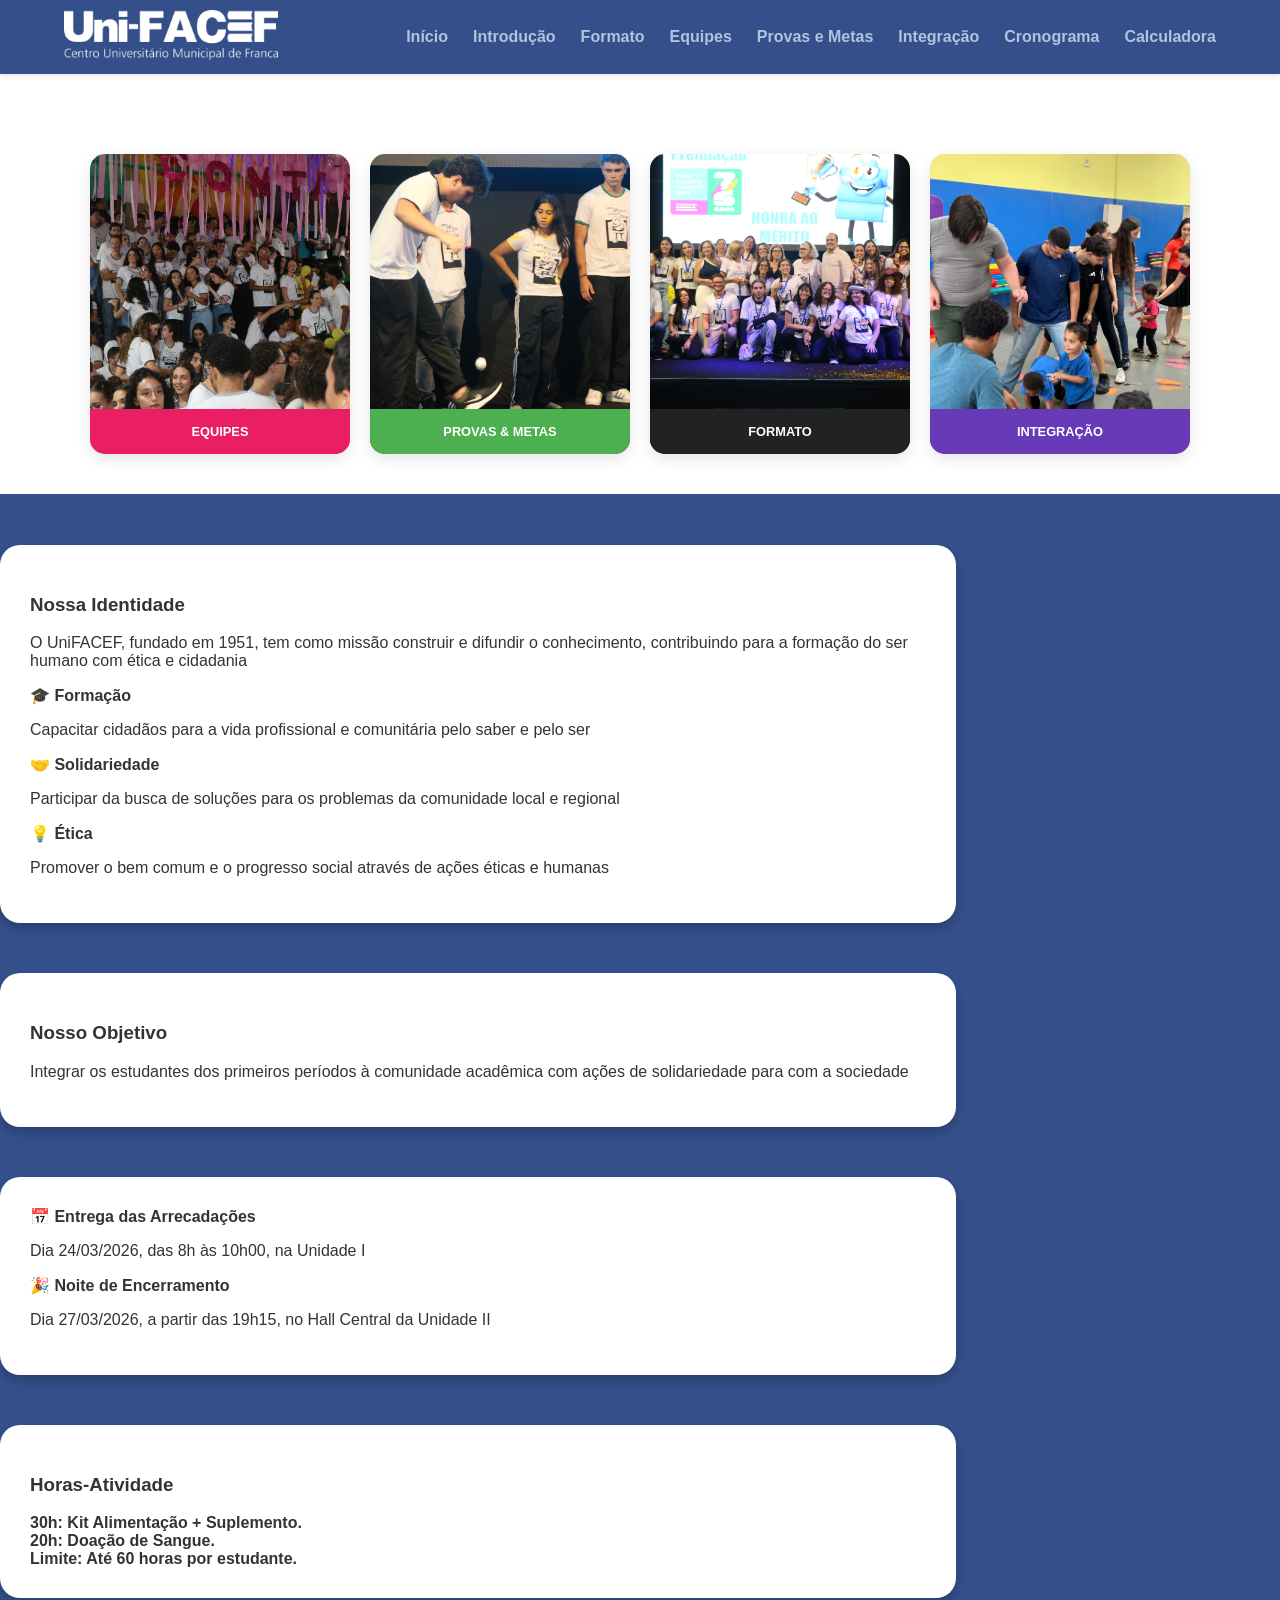
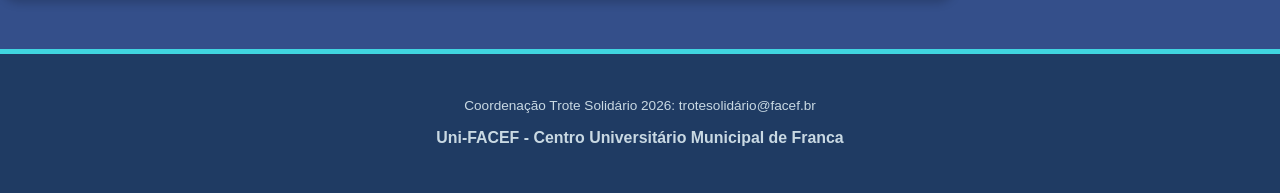
<file: index.html>
<!DOCTYPE html>
<html lang="pt-br">

<head>
    <meta charset="UTF-8">
    <meta name="viewport" content="width=device-width, initial-scale=1.0">
    <link rel="stylesheet" href="style.css">
    <link rel="icon" href="img/icon.png">
    <title>Trote Solidário 2026 - Uni-FACEF</title>
</head>

<body>
    <header>
        <div class="containerLogo">
            <a href="index.html">
                <img src="img/logo.png" alt="logo Uni-FACEF">
            </a>
        </div>
        <nav>
            <ul class="listaNavegacao">
                <li class="navegacao"><a href="index.html"> Início </a></li>
                <li class="navegacao"><a href="introducao.html"> Introdução </a></li>
                <li class="navegacao"><a href="formato.html"> Formato </a></li>
                <li class="navegacao"><a href="equipes.html"> Equipes </a></li>
                <li class="navegacao"><a href="provas.html"> Provas e Metas </a></li>
                <li class="navegacao"><a href="integracao.html"> Integração </a></li>
                <li class="navegacao"><a href="cronograma.html"> Cronograma </a></li>
                <li class="navegacao"><a href="calculadora.html"> Calculadora </a></li>
            </ul>
        </nav>
    </header>

    <main>
        <section class="containerCarrossel">
            <button class="botaoAnterior" onclick="moverSlide(-1)">&#10094;</button>
            <div class="carrossel">
                <div class="slideItem">
                    <img src="img/banner2.JPG" alt="Banner 2">
                </div>
                <div class="slideItem">
                    <img src="img/formato.JPG" alt="Banner 3">
                </div>
            </div>
            <button class="proximoBotao" onclick="moverSlide(1)">&#10095;</button>
        </section>

        <section class="gradePaineis">
            <div class="painelCard">
                <a href="equipes.html">
                    <img src="img/banner2.JPG" alt="equipes">
                    <div class="etiquetaPainel etiquetaRosa">EQUIPES</div>
                </a>
            </div>
            <div class="painelCard">
                <a href="provas.html">
                    <img src="img/provas.JPG" alt="provas&metas">
                    <div class="etiquetaPainel etiquetaVerde">PROVAS & METAS</div>
                </a>
            </div>
            <div class="painelCard">
                <a href="formato.html">
                    <img src="img/formato.JPG" alt="formato">
                    <div class="etiquetaPainel etiquetaPreta">FORMATO</div>
                </a>
            </div>
            <div class="painelCard">
                <a href="integracao.html">
                    <img src="img/integracao.jpg" alt="Integração">
                    <div class="etiquetaPainel etiquetaRoxa">INTEGRAÇÃO</div>
                </a>
            </div>
        </section>
    </main>

    <main class="info">
        <section class="containerInformacoes">
            <h3> Nossa Identidade </h3>
            <p> O UniFACEF, fundado em 1951, tem como missão construir e difundir o conhecimento,
                contribuindo para a formação do ser humano com ética e cidadania </p>
            <div class="pilar">
                <strong> 🎓 Formação </strong>
                <p> Capacitar cidadãos para a vida profissional e comunitária pelo saber e pelo ser </p>
            </div>
            <div class="pilar">
                <strong> 🤝 Solidariedade </strong>
                <p> Participar da busca de soluções para os problemas da comunidade local e regional </p>
            </div>
            <div class="pilar">
                <strong> 💡 Ética </strong>
                <p> Promover o bem comum e o progresso social através de ações éticas e humanas </p>
            </div>
        </section>

        <section class="containerInformacoes">
            <h3> Nosso Objetivo </h3>
            <p> Integrar os estudantes dos primeiros períodos à comunidade acadêmica com ações de solidariedade para com
                a sociedade</p>
        </section>

        <section class="containerInformacoes">
            <div class="aviso">
                <strong> 📅 Entrega das Arrecadações </strong>
                <p> Dia 24/03/2026, das 8h às 10h00, na Unidade I </p>
            </div>
            <div class="aviso">
                <strong>🎉 Noite de Encerramento </strong>
                <p> Dia 27/03/2026, a partir das 19h15, no Hall Central da Unidade II </p>
            </div>
        </section>

        <section class="containerInformacoes">
            <h3> Horas-Atividade </h3>
            <div class="att-container">
                <div class="att">
                    <strong> 30h: Kit Alimentação + Suplemento. </strong>
                </div>
                <div class="att">
                    <strong> 20h: Doação de Sangue. </strong>
                </div>
                <div class="att">
                    <strong> Limite: Até 60 horas por estudante. </strong>
                </div>
            </div>
        </section>
    </main>

    <footer>
        <p> Coordenação Trote Solidário 2026: trotesolidário@facef.br </p>
        <h3> Uni-FACEF - Centro Universitário Municipal de Franca </h3>
    </footer>

    <script src="main.js"></script>
</body>

</html>
</file>
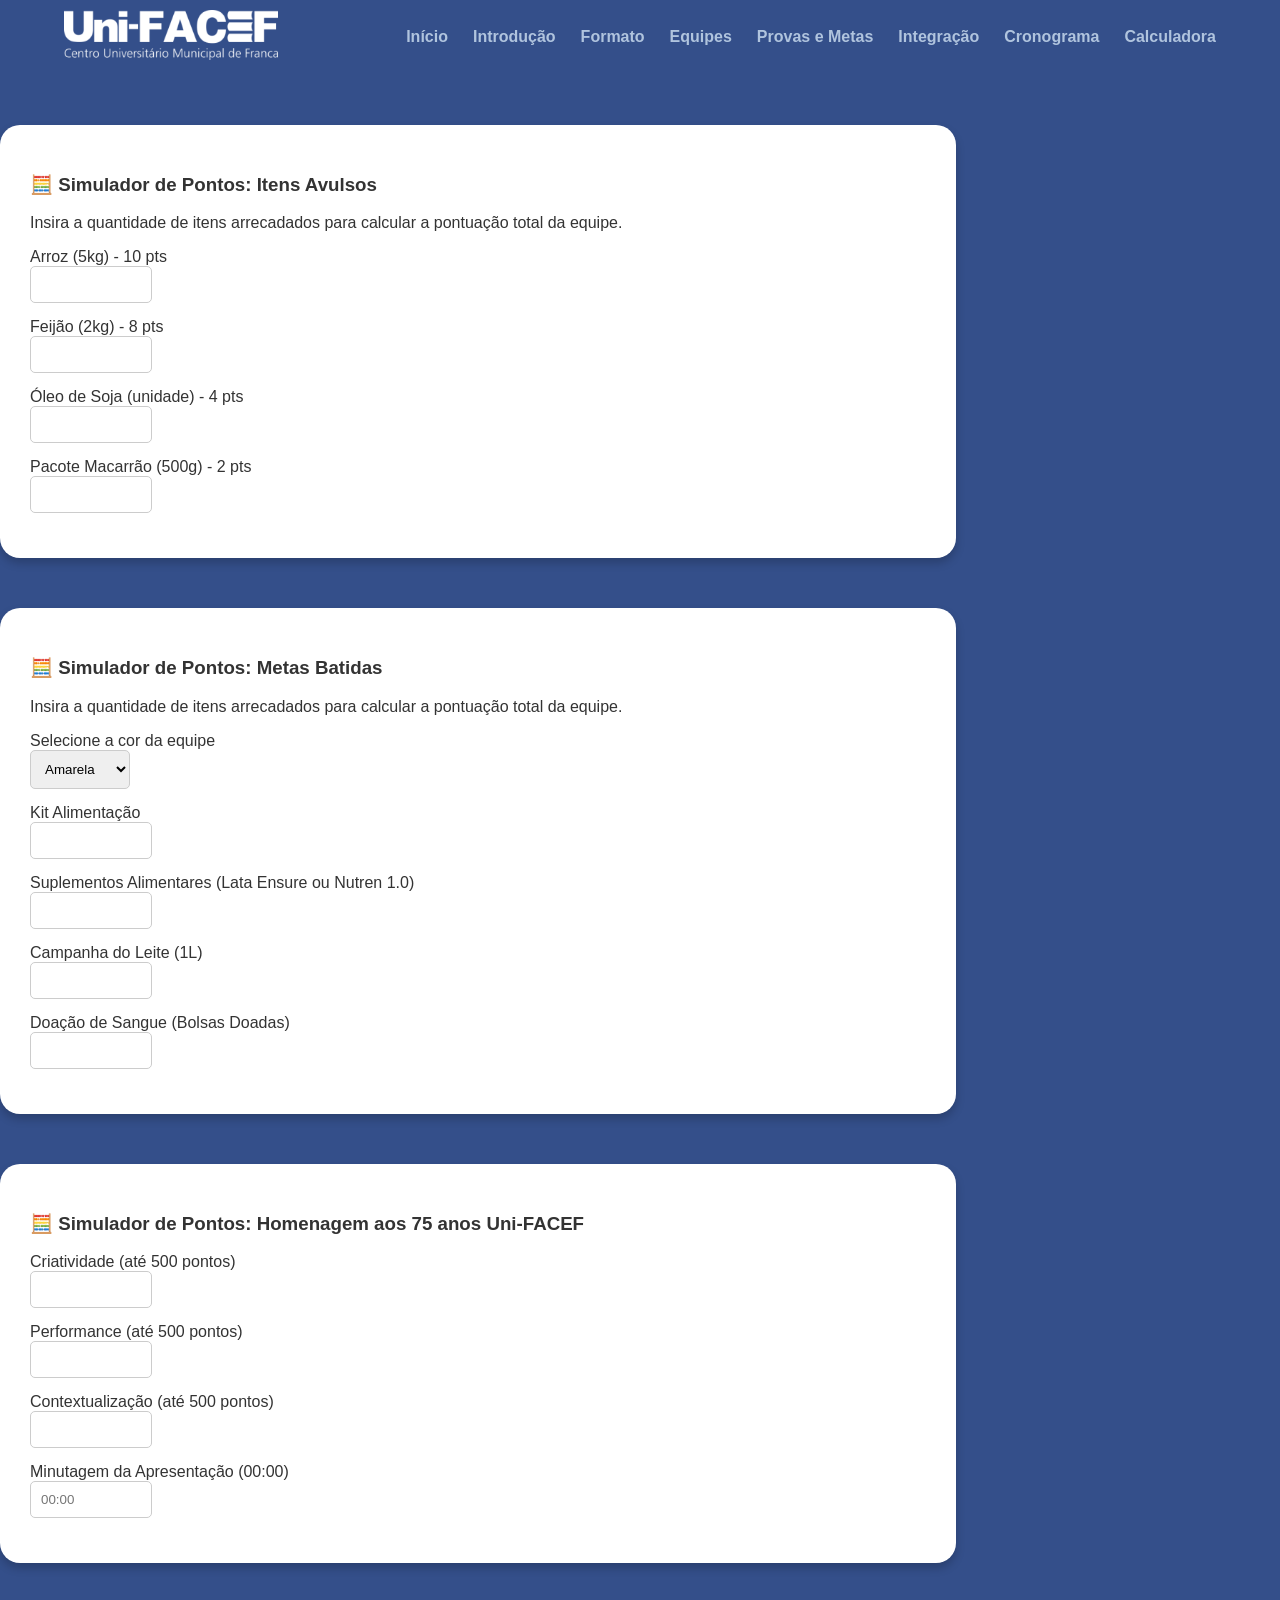
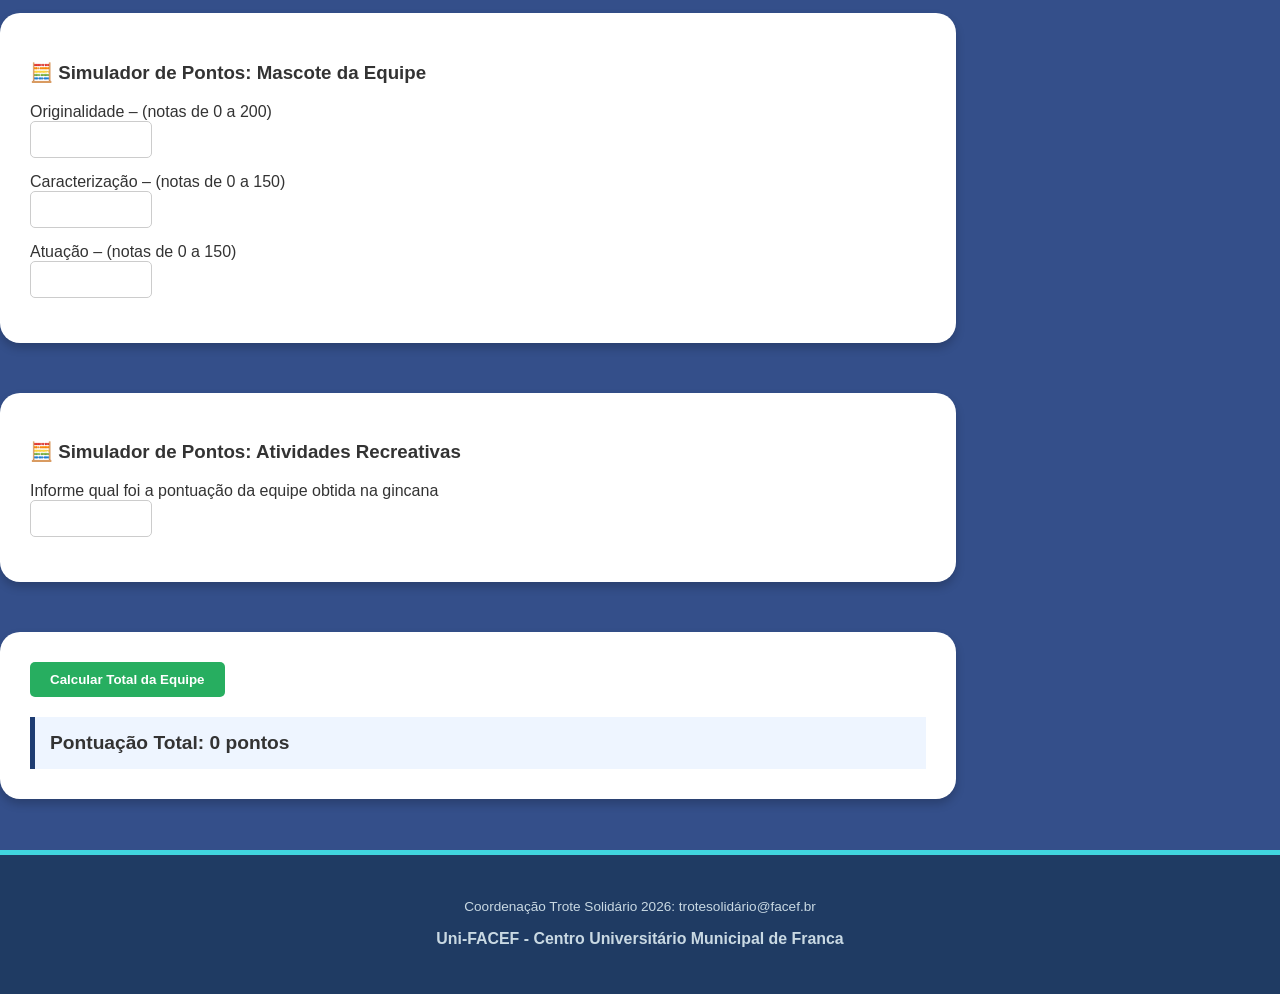
<file: calculadora.html>
<!DOCTYPE html>
<html lang="pt-br">

<head>
    <meta charset="UTF-8">
    <meta name="viewport" content="width=device-width, initial-scale=1.0">
    <link rel="stylesheet" href="style.css">
    <link rel="icon" href="img/icon.png">
        <script src="calculadora.js" defer></script>
    <title>Trote Solidário 2026 - Uni-FACEF</title>
</head>

<body>
    <header>
        <div class="containerLogo">
            <a href="index.html">
                <img src="img/logo.png" alt="logo Uni-FACEF">
            </a>
        </div>
        <nav>
            <ul class="listaNavegacao">
                <li class="navegacao"><a href="index.html"> Início </a></li>
                <li class="navegacao"><a href="introducao.html"> Introdução </a></li>
                <li class="navegacao"><a href="formato.html"> Formato </a></li>
                <li class="navegacao"><a href="equipes.html"> Equipes </a></li>
                <li class="navegacao"><a href="provas.html"> Provas e Metas </a></li>
                <li class="navegacao"><a href="integracao.html"> Integração </a></li>
                <li class="navegacao"><a href="cronograma.html"> Cronograma </a></li>
                <li class="navegacao"><a href="calculadora.html"> Calculadora </a></li>
            </ul>
        </nav>
    </header>

    <main class="info">
        <section  class="containerInformacoes">
            <h3> 🧮 Simulador de Pontos: Itens Avulsos </h3>
            <p> Insira a quantidade de itens arrecadados para calcular a pontuação total da equipe. </p>
            <div class="form-grid">
                <div class="form-group">
                    <label> Arroz (5kg) - 10 pts </label>
                    <input type="number" id="qtdeArroz" min="0" oninput="limitarInput(this)">
                </div>
                <div class="form-group">
                    <label> Feijão (2kg) - 8 pts </label>
                    <input type="number" id="qtdeFeijao" min="0" oninput="limitarInput(this)">
                </div>
                <div class="form-group">
                    <label> Óleo de Soja (unidade) - 4 pts </label>
                    <input type="number" id="qtdeOleo" min="0" oninput="limitarInput(this)">
                </div>
                <div class="form-group">
                    <label> Pacote Macarrão (500g) - 2 pts </label>
                    <input type="number" id="qtdeMacarrao" min="0" oninput="limitarInput(this)">
                </div>
            </div>
        </section>
        <section  class="containerInformacoes">
            <h3> 🧮 Simulador de Pontos: Metas Batidas </h3>
            <p> Insira a quantidade de itens arrecadados para calcular a pontuação total da equipe. </p>
            <div class="form-grid">
                <div class="form-group">
                    <label> Selecione a cor da equipe </label>
                    <select id="cor">
                        <option value="amarela"> Amarela </option>
                        <option value="cinza"> Cinza </option>
                        <option value="laranja"> Laranja </option>
                        <option value="marrom"> Marrom </option>
                        <option value="preta"> Preta </option>
                        <option value="rosa"> Rosa </option>
                        <option value="roxa"> Roxa </option>
                        <option value="verde"> Verde </option>
                        <option value="vermelha"> Vermelha </option>
                    </select>
                </div>
                <div class="form-group">
                    <label> Kit Alimentação </label>
                    <input type="number" id="qtdeKits" min="0" oninput="limitarInput(this)">
                </div>
                <div class="form-group">
                    <label> Suplementos Alimentares (Lata Ensure ou Nutren 1.0) </label>
                    <input type="number" id="qtdeSuplementos" min="0" oninput="limitarInput(this)">
                </div>
                <div class="form-group">
                    <label> Campanha do Leite (1L) </label>
                    <input type="number" id="qtdeLeite" min="0" oninput="limitarInput(this)">
                </div>
                <div class="form-group">
                    <label> Doação de Sangue (Bolsas Doadas) </label>
                    <input type="number" id="qtdeSangue" min="0" oninput="limitarInput(this)">
                </div>
            </div>
        </section>
        <section  class="containerInformacoes">
            <h3> 🧮 Simulador de Pontos: Homenagem aos 75 anos Uni-FACEF </h3>
            <div class="form-grid">
                <div class="form-group">
                    <label> Criatividade (até 500 pontos) </label>
                    <input type="number" id="criatividadeAps" min="0" max="500" oninput="limitarInput500(this)">
                </div>
                <div class="form-group">
                    <label> Performance (até 500 pontos) </label>
                    <input type="number" id="performanceAps" min="0" max="500" oninput="limitarInput500(this)">
                </div>
                <div class="form-group">
                    <label> Contextualização (até 500 pontos) </label>
                    <input type="number" id="contextualizacaoAps" min="0" max="500" oninput="limitarInput500(this)">
                </div>
                <div class="form-group">
                    <label> Minutagem da Apresentação (00:00) </label>
                    <input type="text" id="minutagemAps" placeholder="00:00" maxlength="5"
                        oninput="formatarTempo(this)">
                </div>
            </div>
        </section>
        <section  class="containerInformacoes">
            <h3> 🧮 Simulador de Pontos: Mascote da Equipe </h3>
            <div class="form-grid">
                <div class="form-group">
                    <label> Originalidade – (notas de 0 a 200) </label>
                    <input type="number" id="originalidadeMsc" min="0" max="200" oninput="limitarInput200(this)">
                </div>
                <div class="form-group">
                    <label> Caracterização – (notas de 0 a 150) </label>
                    <input type="number" id="caracterizacaoMsc" min="0" max="150" oninput="limitarInput150(this)">
                </div>
                <div class="form-group">
                    <label> Atuação – (notas de 0 a 150) </label>
                    <input type="number" id="atuacaoMsc" min="0" max="150" oninput="limitarInput150(this)">
                </div>
            </div>
        </section>
        <section  class="containerInformacoes">
            <h3> 🧮 Simulador de Pontos: Atividades Recreativas </h3>
            <div class="form-grid">
                <div class="form-group">
                    <label> Informe qual foi a pontuação da equipe obtida na gincana </label>
                    <input type="number" id="attRecreativa" min="0" oninput="limitarInputFn(this)">
                </div>
            </div>
        </section>
        <section  class="containerInformacoes">
            <button onclick="calcular()"> Calcular Total da Equipe </button>
            <div id="resultado" class="resultado-box">
                Pontuação Total: 0 pontos
            </div>
        </section>
    </main>

    <footer>
        <p> Coordenação Trote Solidário 2026: trotesolidário@facef.br </p>
        <h3> Uni-FACEF - Centro Universitário Municipal de Franca </h3>
    </footer>

    <script src="main.js"></script>
</body>

</html>
</file>
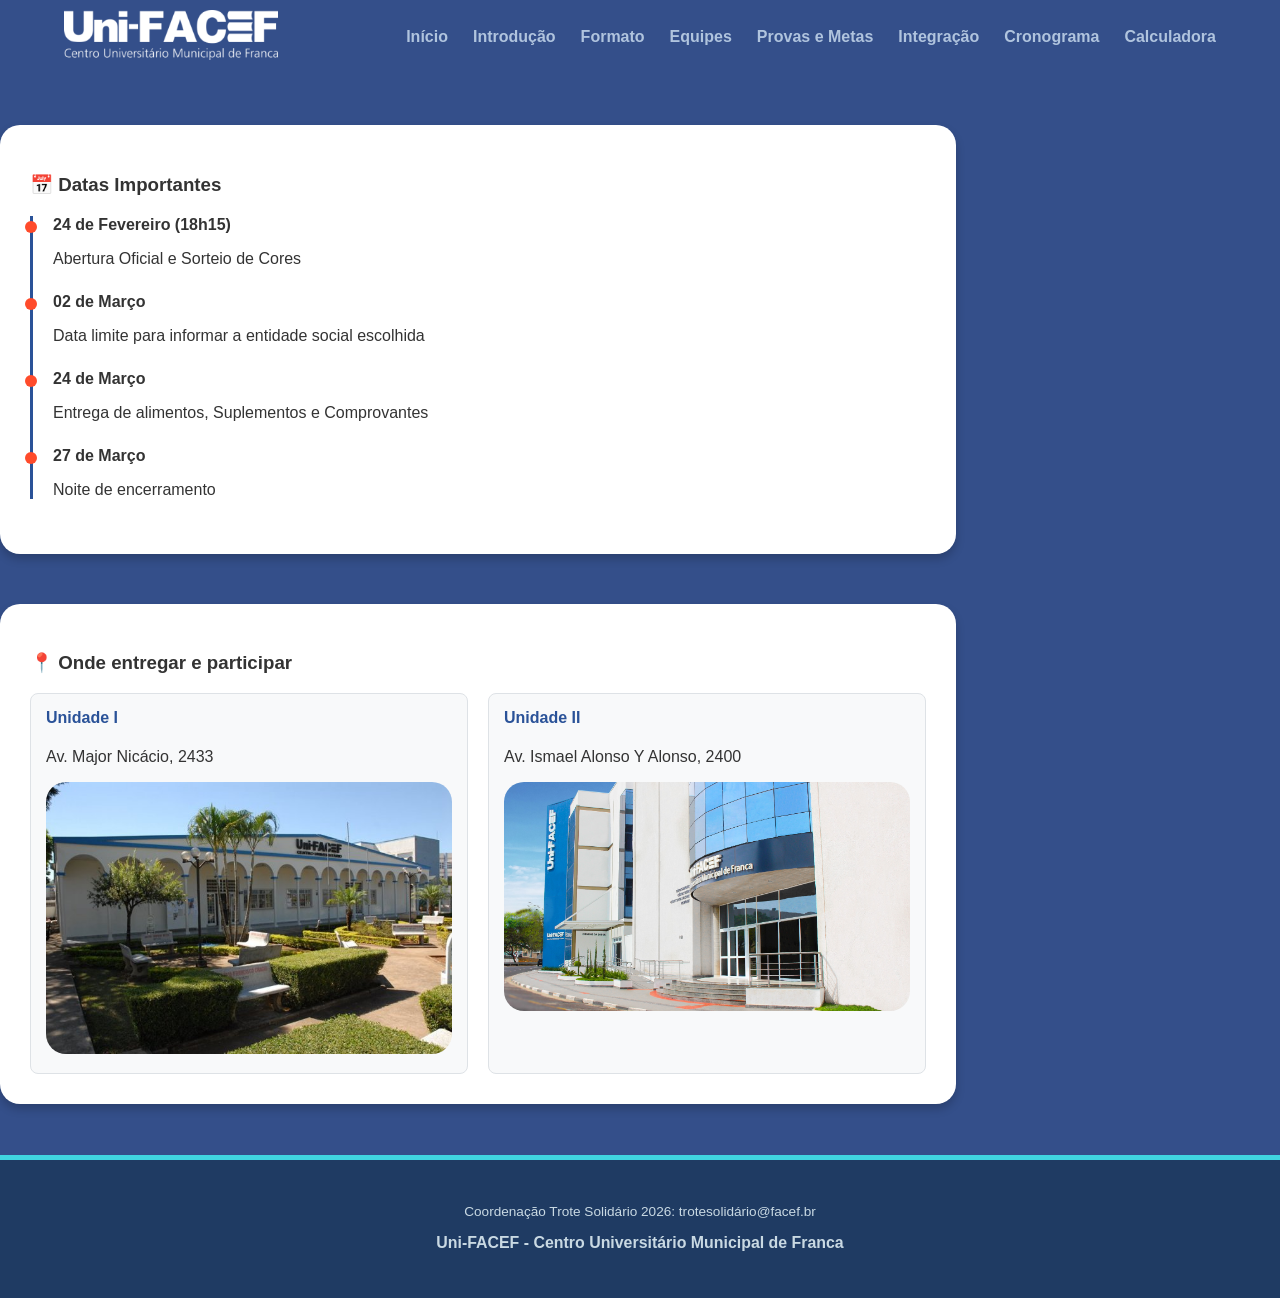
<file: cronograma.html>
<!DOCTYPE html>
<html lang="pt-br">

<head>
    <meta charset="UTF-8">
    <meta name="viewport" content="width=device-width, initial-scale=1.0">
    <link rel="stylesheet" href="style.css">
    <link rel="icon" href="img/icon.png">
    <title>Trote Solidário 2026 - Uni-FACEF</title>
</head>

<body>
    <header>
        <div class="containerLogo">
            <a href="index.html">
                <img src="img/logo.png" alt="logo Uni-FACEF">
            </a>
        </div>
        <nav>
            <ul class="listaNavegacao">
                <li class="navegacao"><a href="index.html"> Início </a></li>
                <li class="navegacao"><a href="introducao.html"> Introdução </a></li>
                <li class="navegacao"><a href="formato.html"> Formato </a></li>
                <li class="navegacao"><a href="equipes.html"> Equipes </a></li>
                <li class="navegacao"><a href="provas.html"> Provas e Metas </a></li>
                <li class="navegacao"><a href="integracao.html"> Integração </a></li>
                <li class="navegacao"><a href="cronograma.html"> Cronograma </a></li>
                <li class="navegacao"><a href="calculadora.html"> Calculadora </a></li>
            </ul>
        </nav>
    </header>

    <main class="info">
        <section class="containerInformacoes">
            <h3> 📅 Datas Importantes </h3>
            <div class="timeline">
                <div class="evento">
                    <strong> 24 de Fevereiro (18h15) </strong>
                    <p> Abertura Oficial e Sorteio de Cores </p>
                </div>

                <div class="evento">
                    <strong> 02 de Março </strong>
                    <p> Data limite para informar a entidade social escolhida </p>
                </div>
                <div class="evento">
                    <strong> 24 de Março </strong>
                    <p> Entrega de alimentos, Suplementos e Comprovantes </p>
                </div>

                <div class="evento">
                    <strong> 27 de Março </strong>
                    <p> Noite de encerramento </p>
                </div>
            </div>
        </section>
        <section class="containerInformacoes">
            <h3> 📍 Onde entregar e participar </h3>
            <div class="grid-locais">
                <div id="unidadeI" class="unidade">
                    <h4> Unidade I </h4>
                    <p> Av. Major Nicácio, 2433 </p>
                    <img style="width: 100%; border-radius: 20px;" src="img/fafec_new.jpg" alt="Unidade I">
                </div>
                <div id="unidadeII" class="unidade">
                    <h4> Unidade II </h4>
                    <p> Av. Ismael Alonso Y Alonso, 2400 </p>
                    <img style="width: 100%; border-radius: 20px;" src="img/unidade2.jpg" alt="Unidade II">
                </div>
            </div>
        </section>
    </main>

    <!-- ADICIONE este bloco logo antes de </body> no cronograma.html -->

    <div id="mapaFlutuante">
        <button id="fecharMapa">✖</button>
        <iframe id="iframeMapa" src="" loading="lazy"></iframe>
    </div>

    <script>

        const unidadeI = document.getElementById("unidadeI");
        const unidadeII = document.getElementById("unidadeII");
        const mapaFlutuante = document.getElementById("mapaFlutuante");
        const iframeMapa = document.getElementById("iframeMapa");
        const fecharMapa = document.getElementById("fecharMapa");

        const locais = {
            unidadeI: {
                embed: "https://www.google.com/maps?q=Av.+Major+Nicácio,+2433,+Franca+SP&output=embed",
                link: "https://www.google.com/maps/search/?api=1&query=Av.+Major+Nicácio,+2433,+Franca+SP"
            },
            unidadeII: {
                embed: "https://www.google.com/maps?q=Av.+Ismael+Alonso+Y+Alonso,+2400,+Franca+SP&output=embed",
                link: "https://www.google.com/maps/search/?api=1&query=Av.+Ismael+Alonso+Y+Alonso,+2400,+Franca+SP"
            }
        };

        let areaAtiva = false;

        function mostrarMapa(local) {
            iframeMapa.src = locais[local].embed;
            mapaFlutuante.style.display = "block";
        }

        function esconderMapa() {
            if (!areaAtiva) {
                mapaFlutuante.style.display = "none";
                iframeMapa.src = "";
            }
        }

        /* UNIDADE I */
        unidadeI.addEventListener("mouseenter", () => {
            areaAtiva = true;
            mostrarMapa("unidadeI");
        });

        unidadeI.addEventListener("mouseleave", () => {
            areaAtiva = false;
            setTimeout(esconderMapa, 150);
        });

        unidadeI.addEventListener("click", () => {
            window.open(locais.unidadeI.link, "_blank");
        });

        /* UNIDADE II */
        unidadeII.addEventListener("mouseenter", () => {
            areaAtiva = true;
            mostrarMapa("unidadeII");
        });

        unidadeII.addEventListener("mouseleave", () => {
            areaAtiva = false;
            setTimeout(esconderMapa, 150);
        });

        unidadeII.addEventListener("click", () => {
            window.open(locais.unidadeII.link, "_blank");
        });

        /* MAPA FLUTUANTE */
        mapaFlutuante.addEventListener("mouseenter", () => {
            areaAtiva = true;
        });

        mapaFlutuante.addEventListener("mouseleave", () => {
            areaAtiva = false;
            esconderMapa();
        });

        fecharMapa.addEventListener("click", () => {
            areaAtiva = false;
            esconderMapa();
        });
    </script>

    <footer>
        <p> Coordenação Trote Solidário 2026: trotesolidário@facef.br </p>
        <h3> Uni-FACEF - Centro Universitário Municipal de Franca </h3>
    </footer>
</body>

</html>
</file>
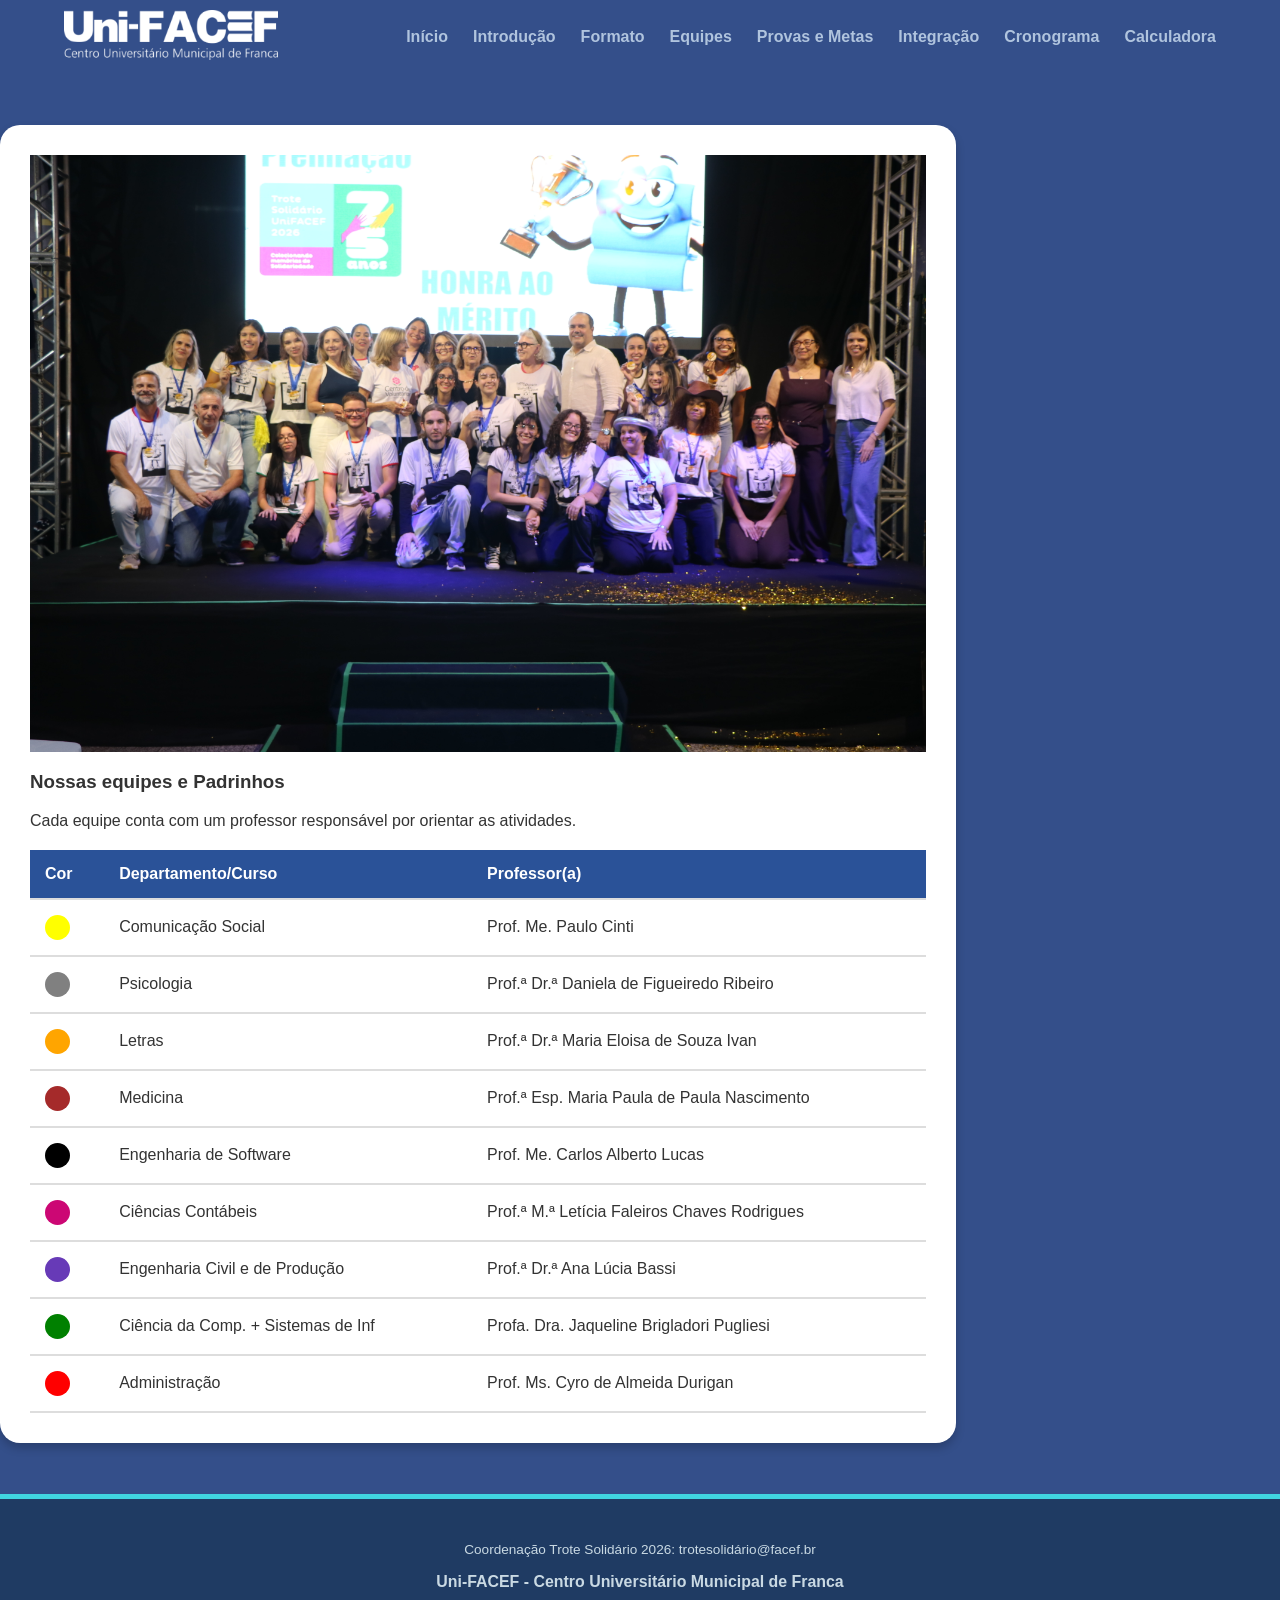
<file: equipes.html>
<!DOCTYPE html>
<html lang="pt-br">

<head>
    <meta charset="UTF-8">
    <meta name="viewport" content="width=device-width, initial-scale=1.0">
    <link rel="stylesheet" href="style.css">
    <link rel="icon" href="img/icon.png">
    <title>Trote Solidário 2026 - Uni-FACEF</title>
</head>

<body>
    <header>
        <div class="containerLogo">
            <a href="index.html">
                <img src="img/logo.png" alt="logo Uni-FACEF">
            </a>
        </div>
        <nav>
            <ul class="listaNavegacao">
                <li class="navegacao"><a href="index.html"> Início </a></li>
                <li class="navegacao"><a href="introducao.html"> Introdução </a></li>
                <li class="navegacao"><a href="formato.html"> Formato </a></li>
                <li class="navegacao"><a href="equipes.html"> Equipes </a></li>
                <li class="navegacao"><a href="provas.html"> Provas e Metas </a></li>
                <li class="navegacao"><a href="integracao.html"> Integração </a></li>
                <li class="navegacao"><a href="cronograma.html"> Cronograma </a></li>
                <li class="navegacao"><a href="calculadora.html"> Calculadora </a></li>
            </ul>
        </nav>
    </header>

    <main class="info">
        <section class="containerInformacoes">
            <div class="imgEquipes">
                <img style="width: 100%;" src="img/formato.JPG" alt="padrinhos e representantes">
            </div>

            <h3> Nossas equipes e Padrinhos </h3>
            <p> Cada equipe conta com um professor responsável por orientar as atividades. </p>

            <table>
                <thead>
                    <tr>
                        <th> Cor </th>
                        <th> Departamento/Curso </th>
                        <th> Professor(a)</th>
                    </tr>
                </thead>
                <tbody>
                    <tr class="amarela">
                        <td>
                            <div class="box-amarela"> </div>
                        </td>
                        <td> Comunicação Social </td>
                        <td> Prof. Me. Paulo Cinti </td>
                    </tr>
                    <tr class="cinza">
                        <td>
                            <div class="box-cinza"> </div>
                        </td>
                        <td> Psicologia </td>
                        <td> Prof.ª Dr.ª Daniela de Figueiredo Ribeiro </td>
                    </tr>
                    <tr class="laranja">
                        <td>
                            <div class="box-laranja"> </div>
                        </td>
                        <td> Letras </td>
                        <td> Prof.ª Dr.ª Maria Eloisa de Souza Ivan </td>
                    </tr>
                    <tr class="marrom">
                        <td>
                            <div class="box-marrom"> </div>
                        </td>
                        <td> Medicina </td>
                        <td> Prof.ª Esp. Maria Paula de Paula Nascimento </td>
                    </tr>
                    <tr class="preto">
                        <td>
                            <div class="box-preto"> </div>
                        </td>
                        <td> Engenharia de Software </td>
                        <td> Prof. Me. Carlos Alberto Lucas </td>
                    </tr>
                    <tr class="rosa">
                        <td>
                            <div class="box-rosa"> </div>
                        </td>
                        <td> Ciências Contábeis </td>
                        <td> Prof.ª M.ª Letícia Faleiros Chaves Rodrigues </td>
                    </tr>
                    <tr class="roxo">
                        <td>
                            <div class="box-roxo"> </div>
                        </td>
                        <td> Engenharia Civil e de Produção </td>
                        <td> Prof.ª Dr.ª Ana Lúcia Bassi </td>
                    </tr>
                    <tr class="verde">
                        <td>
                            <div class="box-verde"> </div>
                        </td>
                        <td> Ciência da Comp. + Sistemas de Inf </td>
                        <td> Profa. Dra. Jaqueline Brigladori Pugliesi </td>
                    </tr>
                    <tr class="vermelho">
                        <td>
                            <div class="box-vermelho"> </div>
                        </td>
                        <td> Administração </td>
                        <td> Prof. Ms. Cyro de Almeida Durigan </td>
                    </tr>
                </tbody>
            </table>
        </section>
    </main>

    <footer>
        <p> Coordenação Trote Solidário 2026: trotesolidário@facef.br </p>
        <h3> Uni-FACEF - Centro Universitário Municipal de Franca </h3>
    </footer>

    <script src="main.js"></script>
</body>

</html>
</file>
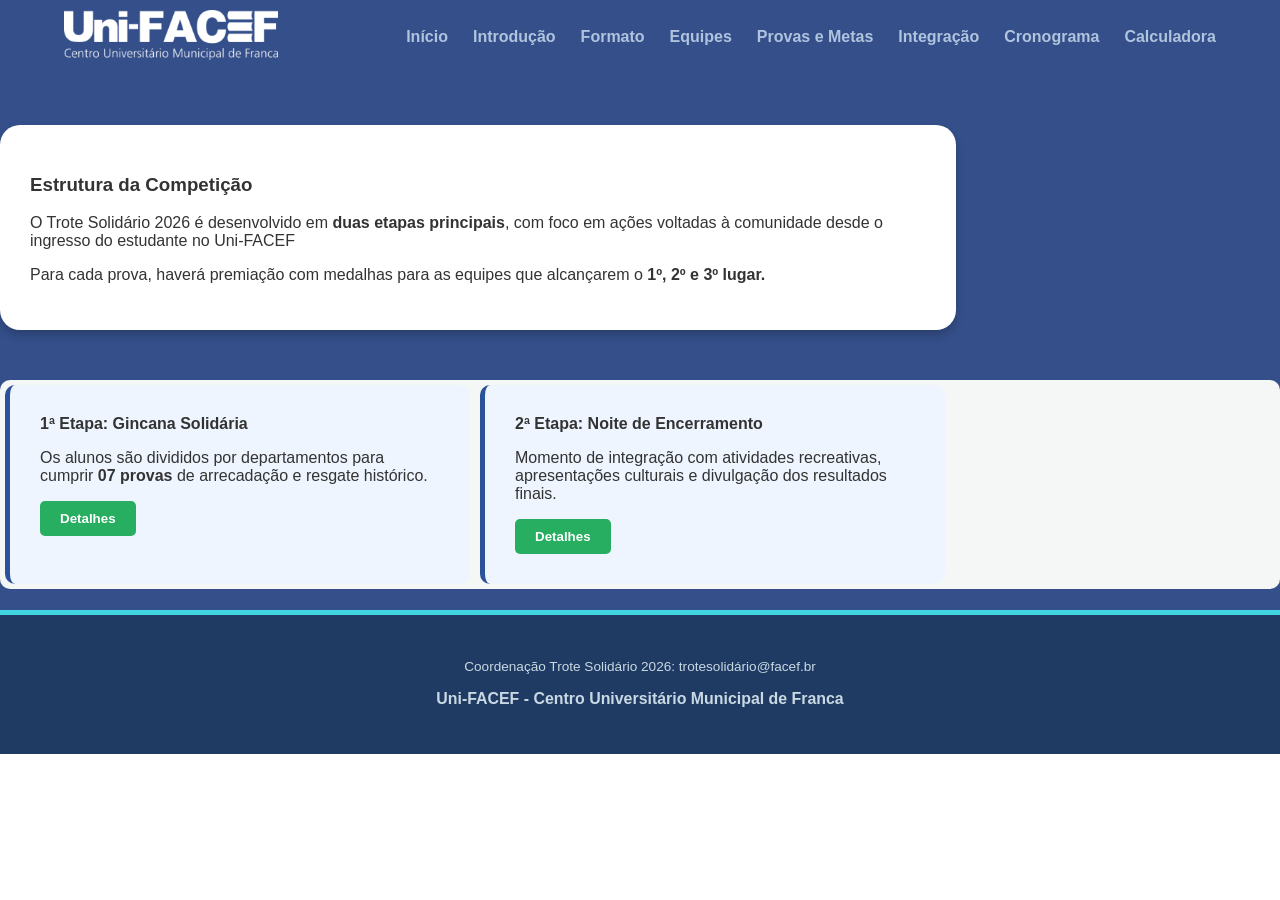
<file: formato.html>
<!DOCTYPE html>
<html lang="pt-br">

<head>
    <meta charset="UTF-8">
    <meta name="viewport" content="width=device-width, initial-scale=1.0">
    <link rel="stylesheet" href="style.css">
    <link rel="icon" href="img/icon.png">
    <title>Trote Solidário 2026 - Uni-FACEF</title>
</head>

<body>
    <header>
        <div class="containerLogo">
            <a href="index.html">
                <img src="img/logo.png" alt="logo Uni-FACEF">
            </a>
        </div>
        <nav>
            <ul class="listaNavegacao">
                <li class="navegacao"><a href="index.html"> Início </a></li>
                <li class="navegacao"><a href="introducao.html"> Introdução </a></li>
                <li class="navegacao"><a href="formato.html"> Formato </a></li>
                <li class="navegacao"><a href="equipes.html"> Equipes </a></li>
                <li class="navegacao"><a href="provas.html"> Provas e Metas </a></li>
                <li class="navegacao"><a href="integracao.html"> Integração </a></li>
                <li class="navegacao"><a href="cronograma.html"> Cronograma </a></li>
                <li class="navegacao"><a href="calculadora.html"> Calculadora </a></li>
            </ul>
        </nav>
    </header>

    
        <main class="info">
            <section class="containerInformacoes">
                <h3> Estrutura da Competição </h3>
                <p> O Trote Solidário 2026 é desenvolvido em <strong> duas etapas principais</strong>,
                com foco em ações voltadas à comunidade desde o ingresso do estudante no Uni-FACEF </p>
                <P> Para cada prova, haverá premiação com medalhas para as equipes que alcançarem o
                <strong> 1º, 2º e 3º lugar. </strong> </P>
            </section>
            <section class="etapa-container">
                <div class="etapa">
                    <strong> 1ª Etapa: Gincana Solidária </strong>
                    <p> Os alunos são divididos por departamentos para cumprir <strong> 07 provas </strong>
                    de arrecadação e resgate histórico. </p>
                    <button id="detalhesGincana">Detalhes</button>
                </div>
                <div class="etapa">
                    <strong>2ª Etapa: Noite de Encerramento </strong>
                    <p> Momento de integração com atividades recreativas, apresentações culturais e divulgação
                    dos resultados finais. </p>
                    <button id="detalhesNoite">Detalhes</button>
                </div>
            </section>
        </main>

        <main id="mainEscondido" class="info">
        </main>

    <footer>
        <p> Coordenação Trote Solidário 2026: trotesolidário@facef.br </p>
        <h3> Uni-FACEF - Centro Universitário Municipal de Franca </h3>
    </footer>

    <script src="main.js"></script>
</body>

</html>
</file>
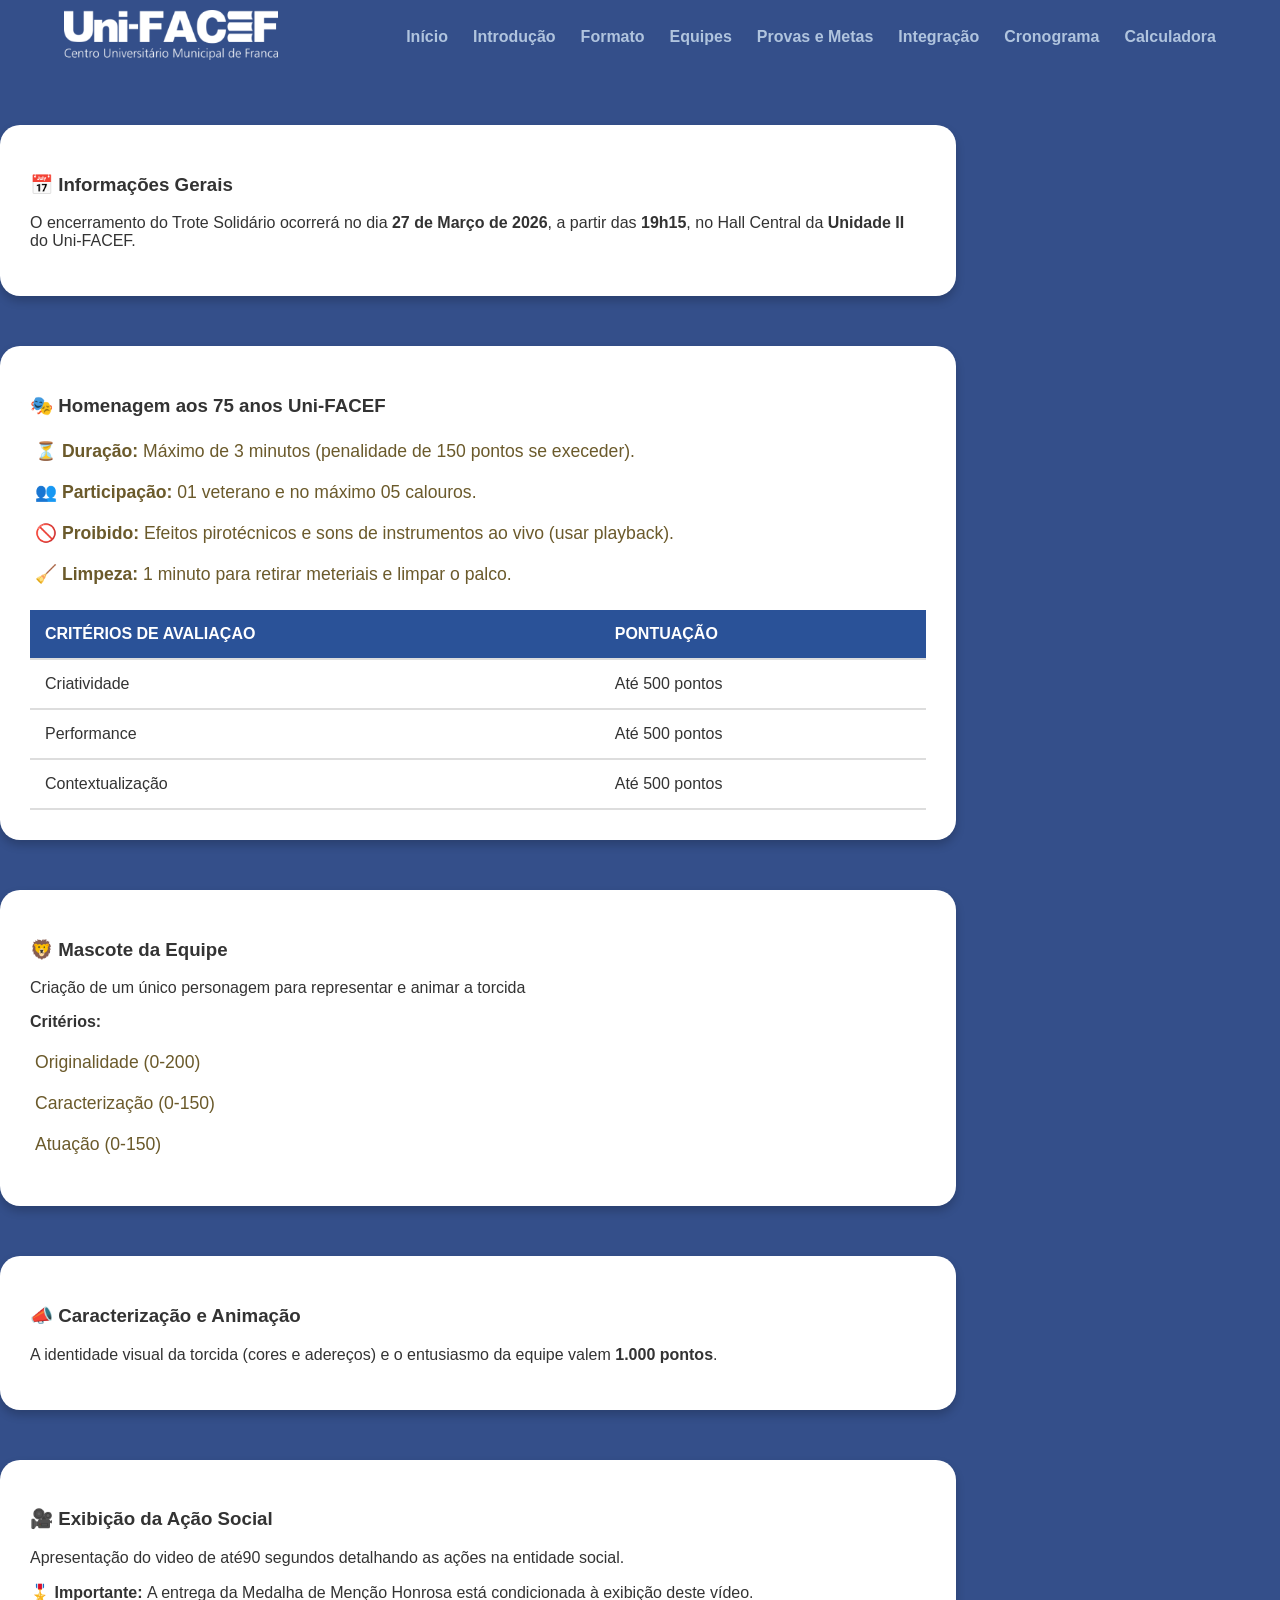
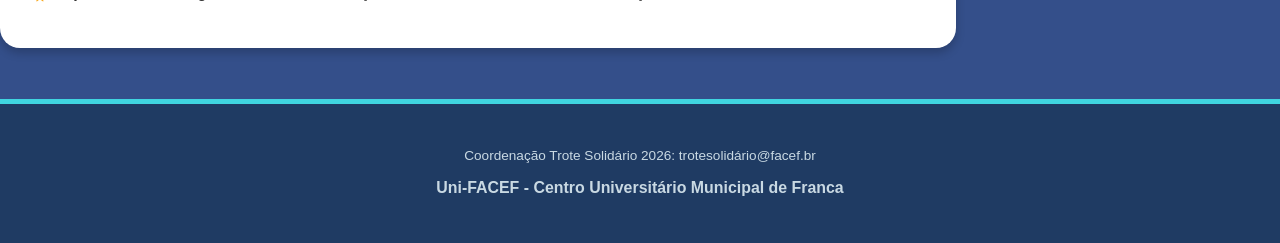
<file: integracao.html>
<!DOCTYPE html>
<html lang="pt-br">

<head>
    <meta charset="UTF-8">
    <meta name="viewport" content="width=device-width, initial-scale=1.0">
    <link rel="stylesheet" href="style.css">
    <link rel="icon" href="img/icon.png">
    <title>Trote Solidário 2026 - Uni-FACEF</title>
</head>

<body>
    <header>
        <div class="containerLogo">
            <a href="index.html">
                <img src="img/logo.png" alt="logo Uni-FACEF">
            </a>
        </div>
        <nav>
            <ul class="listaNavegacao">
                <li class="navegacao"><a href="index.html"> Início </a></li>
                <li class="navegacao"><a href="introducao.html"> Introdução </a></li>
                <li class="navegacao"><a href="formato.html"> Formato </a></li>
                <li class="navegacao"><a href="equipes.html"> Equipes </a></li>
                <li class="navegacao"><a href="provas.html"> Provas e Metas </a></li>
                <li class="navegacao"><a href="integracao.html"> Integração </a></li>
                <li class="navegacao"><a href="cronograma.html"> Cronograma </a></li>
                <li class="navegacao"><a href="calculadora.html"> Calculadora </a></li>
            </ul>
        </nav>
    </header>

    <main class="info">
        <section  class="containerInformacoes">
            <h3> 📅 Informações Gerais </h3>
            <p> O encerramento do Trote Solidário ocorrerá no dia <strong> 27 de Março de 2026</strong>, a partir das
                <strong> 19h15</strong>, no Hall Central da <strong> Unidade II </strong> do Uni-FACEF.
            </p>
        </section>
        <section  class="containerInformacoes">
            <h3> 🎭 Homenagem aos 75 anos Uni-FACEF </h3>
            <p> </p>
            <ul class="lista-provas">
                <li> ⏳ <strong> Duração: </strong> Máximo de 3 minutos (penalidade de 150 pontos se execeder). </li>
                <li> 👥 <strong> Participação: </strong> 01 veterano e no máximo 05 calouros. </li>
                <li> 🚫 <strong> Proibido: </strong> Efeitos pirotécnicos e sons de instrumentos ao vivo (usar
                    playback). </li>
                <li> 🧹 <strong> Limpeza: </strong> 1 minuto para retirar meteriais e limpar o palco. </li>
            </ul>
            <table>
                <thead>
                    <tr>
                        <th> CRITÉRIOS DE AVALIAÇAO </th>
                        <th> PONTUAÇÃO </th>
                    </tr>
                </thead>
                <tbody>
                    <tr>
                        <td> Criatividade </td>
                        <td> Até 500 pontos </td>
                    </tr>
                    <tr>
                        <td> Performance </td>
                        <td> Até 500 pontos </td>
                    </tr>
                    <tr>
                        <td> Contextualização </td>
                        <td> Até 500 pontos </td>
                    </tr>
                </tbody>
            </table>

        </section>
        <section  class="containerInformacoes">
            <h3> 🦁 Mascote da Equipe </h3>
            <p> Criação de um único personagem para representar e animar a torcida </p>
            <p> <strong> Critérios: </strong> </p>
            <ul class="lista-provas">
                <li> Originalidade (0-200) </li>
                <li> Caracterização (0-150) </li>
                <li> Atuação (0-150) </li>
            </ul>
        </section>
        <section  class="containerInformacoes" >
            <h3> 📣 Caracterização e Animação </h3>
            <p> A identidade visual da torcida (cores e adereços)
                e o entusiasmo da equipe valem <strong> 1.000 pontos</strong>. </p>
        </section>
        <section class="containerInformacoes">
            <h3> 🎥 Exibição da Ação Social </h3>
            <p> Apresentação do video de até90 segundos detalhando as ações na entidade social. </p>
            <p> 🎖️ <strong> Importante: </strong> A entrega da Medalha de Menção Honrosa está
                condicionada à exibição deste vídeo.</p>
        </section>
    </main>

    <footer>
        <p> Coordenação Trote Solidário 2026: trotesolidário@facef.br </p>
        <h3> Uni-FACEF - Centro Universitário Municipal de Franca </h3>
    </footer>

    <script src="main.js"></script>
</body>

</html>
</file>
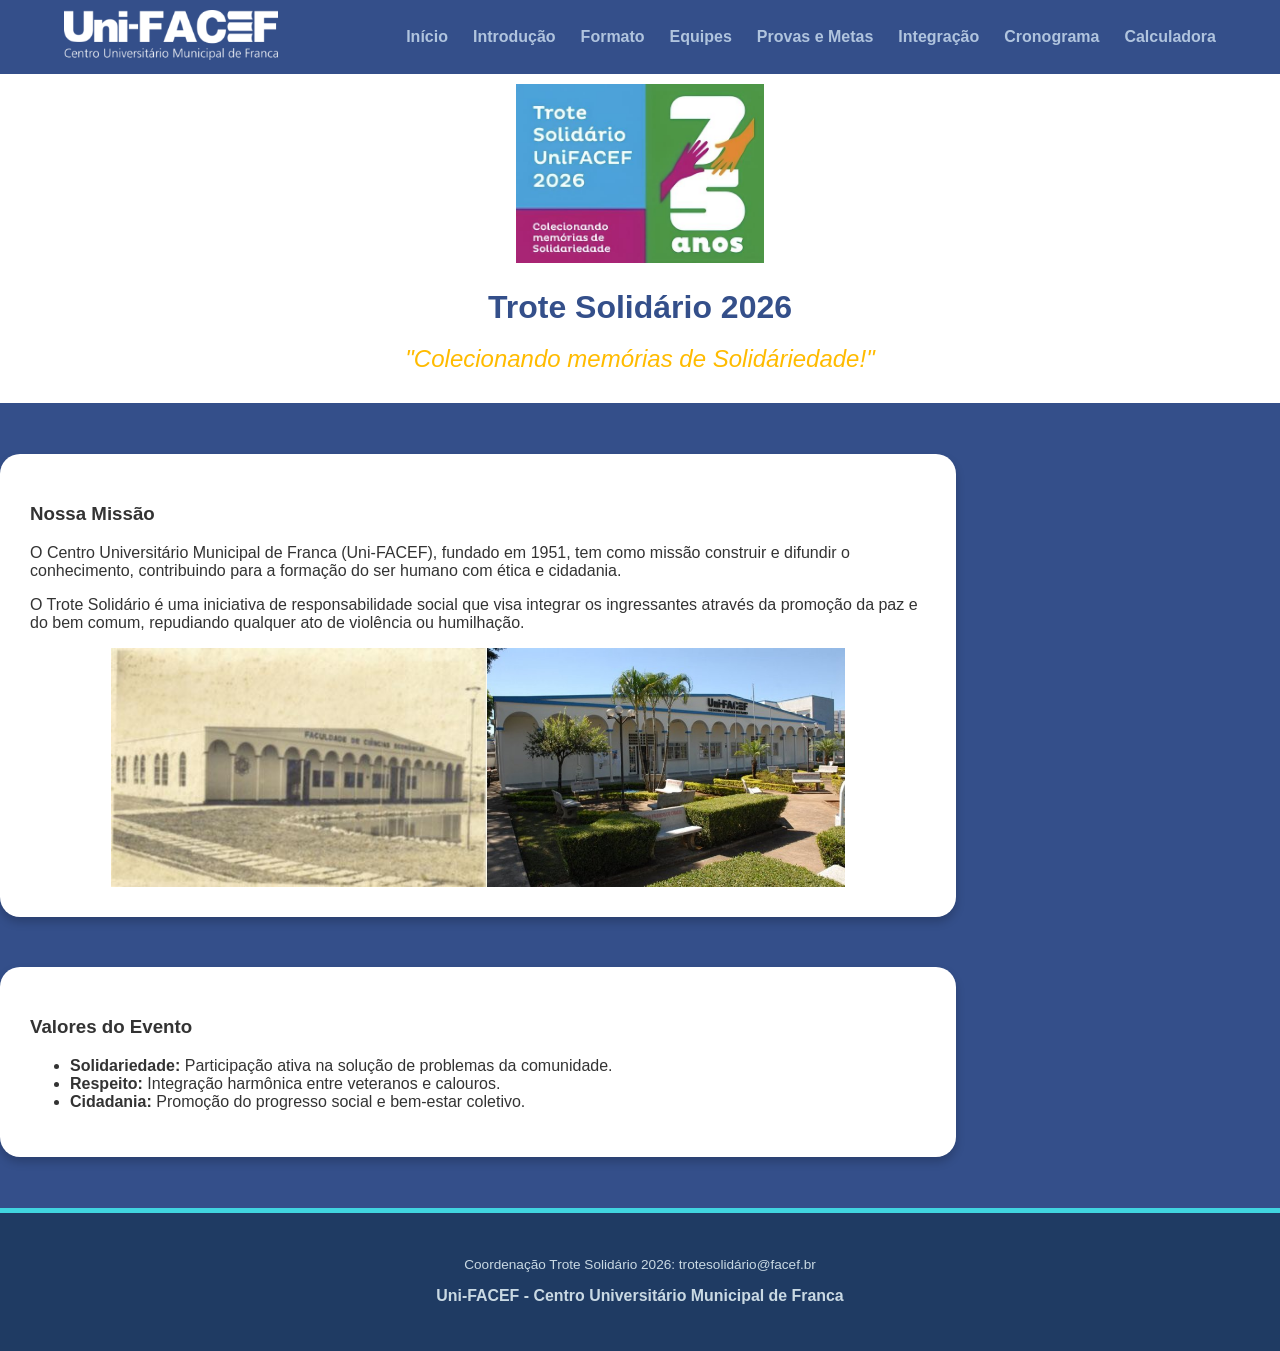
<file: introducao.html>
<!DOCTYPE html>
<html lang="pt-br">

<head>
    <meta charset="UTF-8">
    <meta name="viewport" content="width=device-width, initial-scale=1.0">
    <link rel="stylesheet" href="style.css">
    <link rel="icon" href="img/icon.png">
    <title>Trote Solidário 2026 - Uni-FACEF</title>
</head>

<body>
    <header>
        <div class="containerLogo">
            <a href="index.html">
                <img src="img/logo.png" alt="logo Uni-FACEF">
            </a>
        </div>
        <nav>
            <ul class="listaNavegacao">
                <li class="navegacao"><a href="index.html"> Início </a></li>
                <li class="navegacao"><a href="introducao.html"> Introdução </a></li>
                <li class="navegacao"><a href="formato.html"> Formato </a></li>
                <li class="navegacao"><a href="equipes.html"> Equipes </a></li>
                <li class="navegacao"><a href="provas.html"> Provas e Metas </a></li>
                <li class="navegacao"><a href="integracao.html"> Integração </a></li>
                <li class="navegacao"><a href="cronograma.html"> Cronograma </a></li>
                <li class="navegacao"><a href="calculadora.html"> Calculadora </a></li>
            </ul>
        </nav>
    </header>


    <div class="painelIntroducao">
        <img style="width: 20%;" src="img/trotesolidario.jpeg" alt="UniFACEF" class="cabecalho-logo">
        <h1> Trote Solidário 2026 </h1>
        <h2> "Colecionando memórias de Solidáriedade!" </h2>
    </div>

    <main class="info">
        <section class="containerInformacoes">
            <h3> Nossa Missão </h3>
            <p> O Centro Universitário Municipal de Franca (Uni-FACEF), fundado em 1951,
                tem como missão construir e difundir o conhecimento, contribuindo para a
                formação do ser humano com ética e cidadania. </p>

            <p> O Trote Solidário é uma iniciativa de responsabilidade social que visa integrar
                os ingressantes através da promoção da paz e do bem comum, repudiando qualquer
                ato de violência ou humilhação. </p>
            <div class="imgIntrodução">
                <img style="width: 42%;" src="img/facef_old.jpg" alt="foto antiga da facef">
                <img style="width: 40%;" src="img/fafec_new.jpg" alt="foto atual da facef">
            </div>
        </section>
        <section class="containerInformacoes">
            <h3> Valores do Evento </h3>
            <ul class="lista-valores">
                <li> <strong> Solidariedade: </strong> Participação ativa na solução de problemas da comunidade. </li>
                <li> <strong> Respeito: </strong> Integração harmônica entre veteranos e calouros. </li>
                <li> <strong> Cidadania: </strong> Promoção do progresso social e bem-estar coletivo. </li>
            </ul>
        </section>
    </main>

    <footer>
        <p> Coordenação Trote Solidário 2026: trotesolidário@facef.br </p>
        <h3> Uni-FACEF - Centro Universitário Municipal de Franca </h3>
    </footer>

    <script src="main.js"></script>
</body>

</html>
</file>
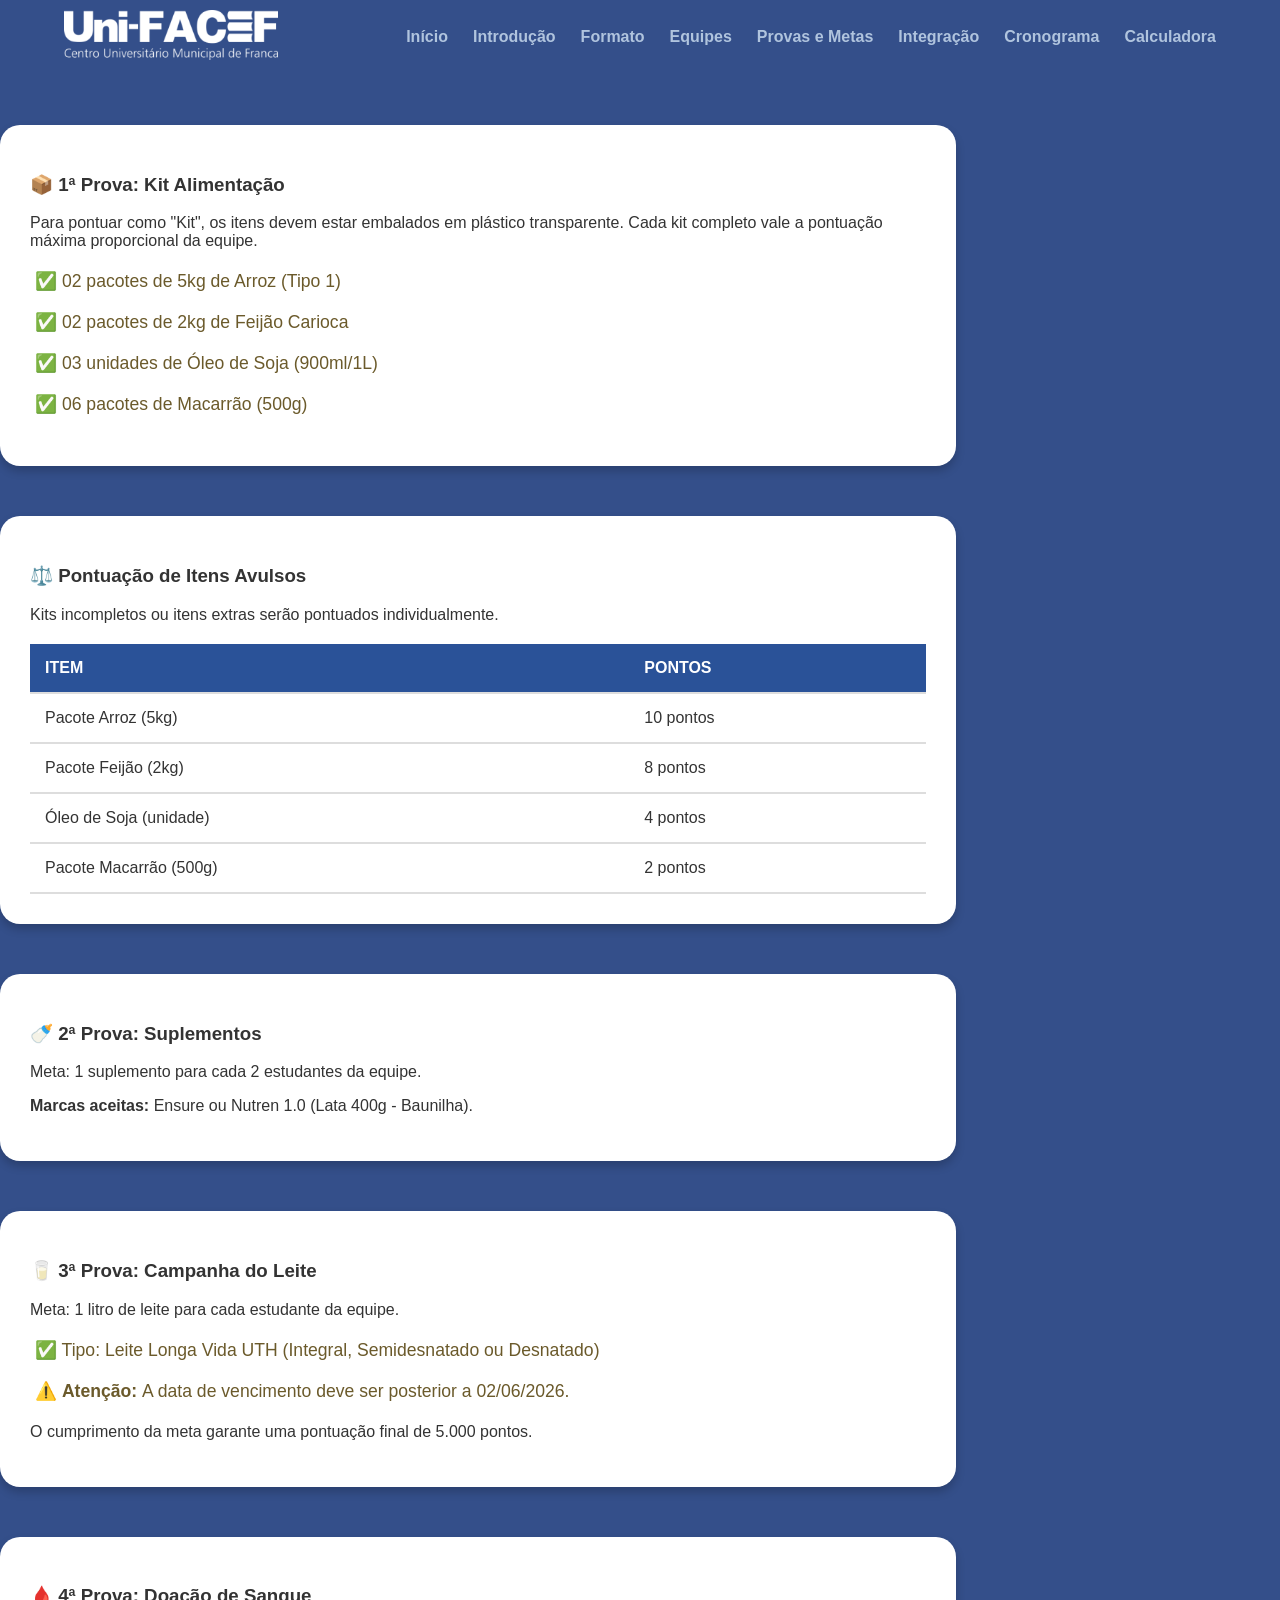
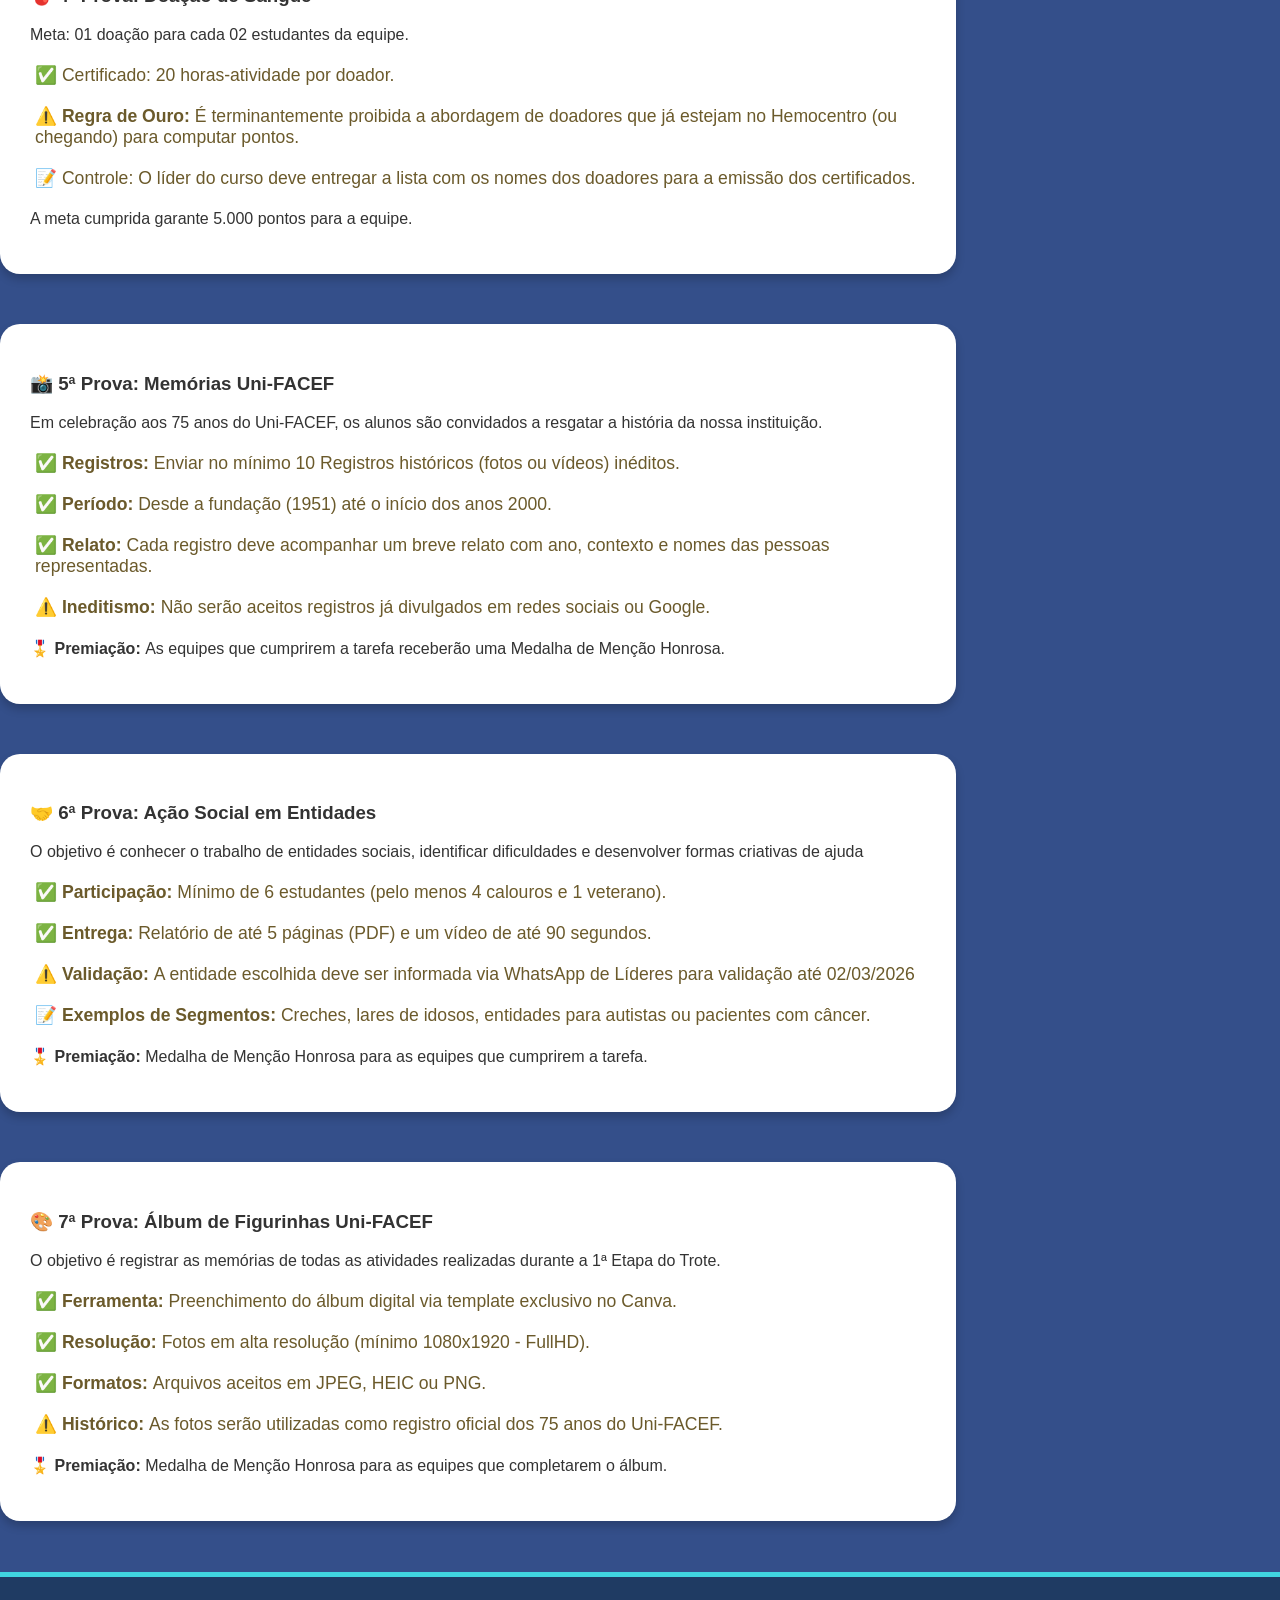
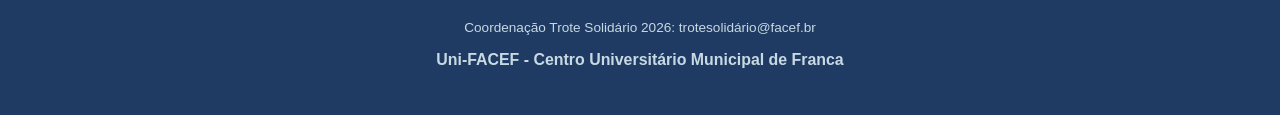
<file: provas.html>
<!DOCTYPE html>
<html lang="pt-br">

<head>
    <meta charset="UTF-8">
    <meta name="viewport" content="width=device-width, initial-scale=1.0">
    <link rel="stylesheet" href="style.css">
    <link rel="icon" href="img/icon.png">
    <title>Trote Solidário 2026 - Uni-FACEF</title>
</head>

<body>
    <header>
        <div class="containerLogo">
            <a href="index.html">
                <img src="img/logo.png" alt="logo Uni-FACEF">
            </a>
        </div>
        <nav>
            <ul class="listaNavegacao">
                <li class="navegacao"><a href="index.html"> Início </a></li>
                <li class="navegacao"><a href="introducao.html"> Introdução </a></li>
                <li class="navegacao"><a href="formato.html"> Formato </a></li>
                <li class="navegacao"><a href="equipes.html"> Equipes </a></li>
                <li class="navegacao"><a href="provas.html"> Provas e Metas </a></li>
                <li class="navegacao"><a href="integracao.html"> Integração </a></li>
                <li class="navegacao"><a href="cronograma.html"> Cronograma </a></li>
                <li class="navegacao"><a href="calculadora.html"> Calculadora </a></li>
            </ul>
        </nav>
    </header>
    
        <main class="info">
            <section class="containerInformacoes">
                <h3> 📦 1ª Prova: Kit Alimentação</h3>
                <p> Para pontuar como "Kit", os itens devem estar embalados em plástico transparente. 
                    Cada kit completo vale a pontuação máxima proporcional da equipe.</p>
                    <div class="box-kit">
                        <ul class="lista-provas">
                            <li> ✅ 02 pacotes de 5kg de Arroz (Tipo 1) </li>
                            <li> ✅ 02 pacotes de 2kg de Feijão Carioca </li>
                            <li> ✅ 03 unidades de Óleo de Soja (900ml/1L) </li>
                            <li> ✅ 06 pacotes de Macarrão (500g) </li>
                        </ul>
                    </div>
            </section>
            <section class="containerInformacoes">
                <h3> ⚖️ Pontuação de Itens Avulsos </h3>
                <p> Kits incompletos ou itens extras serão pontuados individualmente. </p>
                <table>
                    <thead>
                        <tr> <th> ITEM </th>  <th> PONTOS </th> </tr>
                    </thead>
                    <tbody>
                        <tr> 
                            <td> Pacote Arroz (5kg) </td> 
                            <td> 10 pontos </td>
                        </tr>
                        <tr> 
                            <td> Pacote Feijão (2kg) </td> 
                            <td> 8 pontos </td>
                        </tr>
                        <tr> 
                            <td> Óleo de Soja (unidade) </td> 
                            <td> 4 pontos </td>
                        </tr>
                        <tr> 
                            <td> Pacote Macarrão (500g) </td> 
                            <td> 2 pontos </td>
                        </tr>
                    </tbody>
                </table>
            </section>
            <section class="containerInformacoes">
                <h3> 🍼 2ª Prova: Suplementos </h3>
                <p> Meta: 1 suplemento para cada 2 estudantes da equipe. </p>
                <p> <strong> Marcas aceitas: </strong>  Ensure ou Nutren 1.0 (Lata 400g - Baunilha). </p>
            </section>
            <section class="containerInformacoes">
                    <h3> 🥛 3ª Prova: Campanha do Leite </h3>
                    <p> Meta: 1 litro de leite para cada estudante da equipe. </p>
                    <ul class="lista-provas">
                            <li> ✅ Tipo: Leite Longa Vida UTH (Integral, Semidesnatado ou Desnatado) </li>
                            <li> ⚠️ <strong> Atenção: </strong> 
                                A data de vencimento deve ser posterior a 02/06/2026. </li>
                        </ul>
                    <p> O cumprimento da meta garante uma pontuação final de 5.000 pontos. </p>
            </section>
            <section class="containerInformacoes">
                <h3> 🩸 4ª Prova: Doação de Sangue </h3>
                <p> Meta: 01 doação para cada 02 estudantes da equipe. </p>
                <ul class="lista-provas">
                            <li> ✅ Certificado: 20 horas-atividade por doador. </li>
                            <li> ⚠️ <strong> Regra de Ouro: </strong> 
                            É terminantemente proibida a abordagem de doadores que já estejam no Hemocentro    
                            (ou chegando) para computar pontos. </li>
                            <li> 📝 Controle: O líder do curso deve entregar 
                            a lista com os nomes dos doadores para a emissão dos certificados. </li>
                        </ul>
                <p> A meta cumprida garante 5.000 pontos para a equipe. </p>
            </section>
            <section class="containerInformacoes">
                <h3> 📸 5ª Prova: Memórias Uni-FACEF </h3>
                <p> Em celebração aos 75 anos do Uni-FACEF, os alunos são convidados a resgatar a história da nossa instituição. </p>
                <ul class="lista-provas">
                            <li> ✅ <strong> Registros: </strong> Enviar no mínimo 10 Registros
                            históricos (fotos ou vídeos) inéditos. </li>
                            <li> ✅ <strong> Período: </strong> Desde a fundação (1951) até o início
                            dos anos 2000. </li>
                            <li> ✅ <strong> Relato: </strong> Cada registro deve acompanhar um breve
                            relato com ano, contexto e nomes das pessoas representadas. </li>
                            <li> ⚠️ <strong> Ineditismo: </strong> Não serão aceitos registros já 
                            divulgados em redes sociais ou Google. </li>
                        </ul>
                <p> 🎖️ <strong> Premiação: </strong> As equipes que cumprirem a tarefa receberão uma
                Medalha de Menção Honrosa. </p>
            </section>
            <section class="containerInformacoes">
                <h3> 🤝 6ª Prova: Ação Social em Entidades </h3>
                <p> O objetivo é conhecer o trabalho de entidades sociais, identificar dificuldades e desenvolver formas criativas de ajuda </p>
                <ul class="lista-provas">
                            <li> ✅ <strong> Participação: </strong> Mínimo de 6 estudantes (pelo menos 4 calouros e 1 veterano). </li>
                            <li> ✅ <strong> Entrega: </strong> Relatório de até 5 páginas (PDF) e um vídeo de até 90 segundos. </li>
                            <li> ⚠️ <strong> Validação: </strong> A entidade escolhida deve ser informada via WhatsApp de Líderes para validação até 02/03/2026 </li>
                            <li> 📝 <strong> Exemplos de Segmentos: </strong> Creches, lares de idosos, entidades para autistas ou pacientes com câncer. </li>
                        </ul>
                <p> 🎖️ <strong> Premiação: </strong> Medalha de Menção Honrosa para as equipes que cumprirem a tarefa. </p>
            </section>
            <section class="containerInformacoes">
                <h3> 🎨 7ª Prova: Álbum de Figurinhas Uni-FACEF </h3>
                <p> O objetivo é registrar as memórias de todas as atividades realizadas durante a 1ª Etapa do Trote. </p>
                <ul class="lista-provas">
                            <li> ✅ <strong> Ferramenta: </strong> Preenchimento do álbum digital via template exclusivo no Canva. </li>
                            <li> ✅ <strong> Resolução: </strong> Fotos em alta resolução (mínimo 1080x1920 - FullHD). </li>
                            <li> ✅ <strong> Formatos: </strong> Arquivos aceitos em JPEG, HEIC ou PNG. </li>
                            <li> ⚠️ <strong> Histórico: </strong> As fotos serão utilizadas como registro oficial dos 75 anos do Uni-FACEF. </li>
                        </ul>
                <p> 🎖️ <strong> Premiação: </strong> Medalha de Menção Honrosa para as equipes que completarem o álbum. </p>
            </section>
        </main>

    <footer>
        <p> Coordenação Trote Solidário 2026: trotesolidário@facef.br </p>
        <h3> Uni-FACEF - Centro Universitário Municipal de Franca </h3>
    </footer>

    <script src="main.js"></script>
</body>

</html>
</file>
<file: style.css>
:root {
    --corFundoPrincipal: #ffffff;
    --corFundoCard: #ffffff;
    --corTexto: #333;
}

body {
    font-family: 'Segoe UI', Arial, sans-serif;
    background-color: var(--corFundoPrincipal);
    margin: 0;
    color: var(--corTexto);
}

header {
    background: #344f8a;
    padding: 10px 5%;
    display: flex;
    justify-content: space-between;
    align-items: center;
    box-shadow: 0 2px 5px rgba(0, 0, 0, 0.1);
}

a {
    text-decoration: none;
    color: #b0c4de;
}

.containerLogo img {
    height: 50px;
}

.listaNavegacao {
    list-style: none;
    display: flex;
    gap: 25px;
    margin: 0;
}

.listaNavegacao li {
    font-weight: 600;
    cursor: pointer;
    color: #fff;
}

/* Carrossel */
.mainCarrossel {
    background-color: #fff;
}

.containerCarrossel {
    position: relative;
    max-width: 1100px;
    margin: 20px auto;
    border-radius: 20px;
    overflow: hidden;
    box-shadow: 0 10px 30px rgba(0, 0, 0, 0.2);
}

.slideItem {
    display: none;
}

.slideItem.ativo {
    display: block;
    animation: transicaoSuave 0.6s;
}

.slideItem img {
    width: 100%;
    height: 450px;
    object-fit: cover;
}

.botaoAnterior,
.proximoBotao {
    position: absolute;
    top: 50%;
    transform: translateY(-50%);
    background: rgba(0, 0, 0, 0.3);
    color: white;
    border: none;
    padding: 20px 15px;
    cursor: pointer;
    font-size: 20px;
    z-index: 10;
}

.proximoBotao {
    right: 0;
    border-radius: 5px 0 0 5px;
}

.botaoAnterior {
    left: 0;
    border-radius: 0 5px 5px 0;
}

/* Grade de Painéis */
.gradePaineis {
    display: flex;
    justify-content: center;
    gap: 20px;
    padding: 40px 20px;
    max-width: 1200px;
    margin: 0 auto;
}

.painelCard {
    width: 260px;
    height: 300px;
    background: var(--corFundoCard);
    border-radius: 15px;
    position: relative;
    overflow: hidden;
    cursor: pointer;
    transition: transform 0.4s cubic-bezier(0.175, 0.885, 0.32, 1.275), box-shadow 0.3s ease;
    box-shadow: 0 5px 15px rgba(0, 0, 0, 0.1);
}

.painelCard:hover {
    transform: scale(1.1);
    z-index: 20;
    box-shadow: 0 15px 35px rgba(0, 0, 0, 0.3);
}

.painelCard img {
    width: 100%;
    height: 100%;
    object-fit: cover;
}

.etiquetaPainel {
    position: absolute;
    bottom: 0;
    width: 100%;
    padding: 15px 0;
    background: var(--corDestaqueRosa);
    color: white;
    text-align: center;
    font-weight: bold;
    font-size: 0.8rem;
}

.etiquetaRosa {
    background: #e91e63;
}

.etiquetaVerde {
    background: #4caf50;
}

.etiquetaPreta {
    background: #222;
}

.etiquetaRoxa {
    background: #673ab7;
}

@keyframes transicaoSuave {
    from {
        opacity: 0.7;
    }

    to {
        opacity: 1;
    }
}

.navegacao :hover {
    color: #fff;
    font-size: larger;
}

.info {
    background-color: #344f8a;
    padding: 1px 0;
    justify-items: center;
    width: 100%;
}

.containerInformacoes {
    background-color: white;
    width: 70%;
    border-radius: 20px;
    padding: 30px;
    box-shadow: 0 5px 10px rgba(0, 0, 0, 0.2);
    margin-top: 50px;
    margin-bottom: 50px;
}

.imgIntrodução {
    width: 100%;
    display: flex;
    justify-content: center;
    align-items: center;
}

.painelIntroducao {
    background-color: #fff;
    color: #344f8a;
    padding: 10px 20px;
    text-align: center;
}

.painelIntroducao h1 {
    font-size: 2, 5rem;
    margin-bottom: 5px;
}

.painelIntroducao h2 {
    font-weight: 300;
    font-style: italic;
    color: #ffbb00;
}

.etapa-container {
    background-color: #f4f7f6;
    box-shadow: 0 0 0 rgba(0, 0, 0, 0);
    display: flex;
    margin-bottom: 20px;
    padding: 0;
    border-radius: 10px;
}

.etapa {
    padding: 30px;
    border-radius: 10px;
    background-color: #eef5ff;
    margin: 5px;
    width: 400px;
    border-left: 5px solid #2a5298;
}

#mainEscondido {
    display: none;
}


.tabela-formato td {
    vertical-align: top;
}

table {
    width: 100%;
    border-collapse: collapse;
    margin-top: 20px;
    background-color: white;
}

th,
td {
    padding: 15px;
    text-align: left;
    border-bottom: 2px solid #ddd;
}

th {
    background-color: #2a5298;
    color: white;
}

.lista-provas {
    padding: 0;
    list-style: none;
}

.lista-provas li {
    padding: 5px;
    margin: 10px 0;
    color: #6b5a2b;
    font-size: 1.1rem;
}

.amarela :hover {
    background-color: #eeee5f;
}

.box-amarela {
    width: 25px;
    height: 25px;
    border-radius: 50%;
    background: #ffff00;
}

.cinza :hover {
    background-color: #c7c7c7;
}

.box-cinza {
    width: 25px;
    height: 25px;
    border-radius: 50%;
    background: #808080;
}

.laranja :hover {
    background-color: #ffc14d;
}

.box-laranja {
    width: 25px;
    height: 25px;
    border-radius: 50%;
    background: #ffa500;
}

.marrom :hover {
    background-color: #d13a3a;
}

.box-marrom {
    width: 25px;
    height: 25px;
    border-radius: 50%;
    background: #a52a2a;
}

.preto :hover {
    background-color: #1b1818;
    color: #ffffff;
}

.box-preto {
    width: 25px;
    height: 25px;
    border-radius: 50%;
    background: #000000;
}

.rosa :hover {
    background-color: #bd4788;
}

.box-rosa {
    width: 25px;
    height: 25px;
    border-radius: 50%;
    background: #cc0774;
}

.roxo :hover {
    background-color: #936dd4;
}

.box-roxo {
    width: 25px;
    height: 25px;
    border-radius: 50%;
    background: #673ab7;
}

.verde :hover {
    background-color: #20bd20;
}

.box-verde {
    width: 25px;
    height: 25px;
    border-radius: 50%;
    background: #008000;
}

.vermelho :hover {
    background-color: #ff4545;
}

.box-vermelho {
    width: 25px;
    height: 25px;
    border-radius: 50%;
    background: #ff0000;
}

.imgEquipes {
    width: 100%;
    display: flex;
    justify-content: center;
    align-items: center;
}

.evento{
    margin-bottom: 25px;
    position: relative;
}

.evento::before{
    content: '';
    width: 12px;
    height: 12px;
    background: #ff4b2b;
    border-radius: 50%;
    position: absolute;
    left: -28px;
    top: 5px;
}

.timeline{
    border-left: 3px solid #2a5298;
    padding-left: 20px;
    margin-top: 20px;
}

.grid-locais{
    display: flex;
    gap: 20px;
}

.unidade{
    flex: 1;
    background: #f8f9fa;
    padding: 15px;
    border-radius: 8px;
    border: 1px solid #dee2e6
}

.unidade h4{
    color: #2a5298;
    margin-top: 0;
}

.unidade{
    cursor: pointer;
    transition: 0.3s;
}

.unidade:hover{
    transform: scale(1.03);
    box-shadow: 0 8px 20px rgba(0,0,0,0.15);
}

#mapaFlutuante{
    display: none;
    position: fixed;
    top: 15px;
    left: 80%;
    transform: translateX(-50%);
    width: 500px;
    height: 300px;
    background: white;
    border-radius: 15px;
    box-shadow: 0 10px 30px rgba(0,0,0,0.25);
    z-index: 9999;
    overflow: hidden;
}

#iframeMapa{
    width: 100%;
    height: 100%;
    border: none;
}

#fecharMapa{
    position: absolute;
    top: 8px;
    right: 8px;
    background: #ff4b2b;
    color: white;
    border: none;
    border-radius: 50%;
    width: 28px;
    height: 28px;
    cursor: pointer;
    z-index: 10;
}

.form-group {
    margin-bottom: 15px;
    display: flex;
    flex-direction: column;
}

input, select {
    padding: 10px;
    border-radius: 5px;
    border: 1px solid #ccc;
    width: 100px;
}

button {
    background-color: #27ae60;
    color: white;
    padding: 10px 20px;
    border: none;
    border-radius: 5px;
    cursor: pointer;
    font-weight: bold;
}

.resultado-box {
    margin-top: 20px;
    padding: 15px;
    background-color: #eef5ff;
    border-left: 5px solid #1e3c72;
    font-weight: bold;
    font-size: 1.2rem;
}

input[type="number"]::-webkit-outer-spin-button,
input[type="number"]::-webkit-inner-spin-button {
    -webkit-appearance: none;
    margin: 0;
}

footer {
    background-color: #1f3b63;
    padding: 30px 20px;
    text-align: center;
    color: #c9d9e3;
    border-top: 5px solid #40d5e0;
    font-size: 0.85rem;
}
</file>
